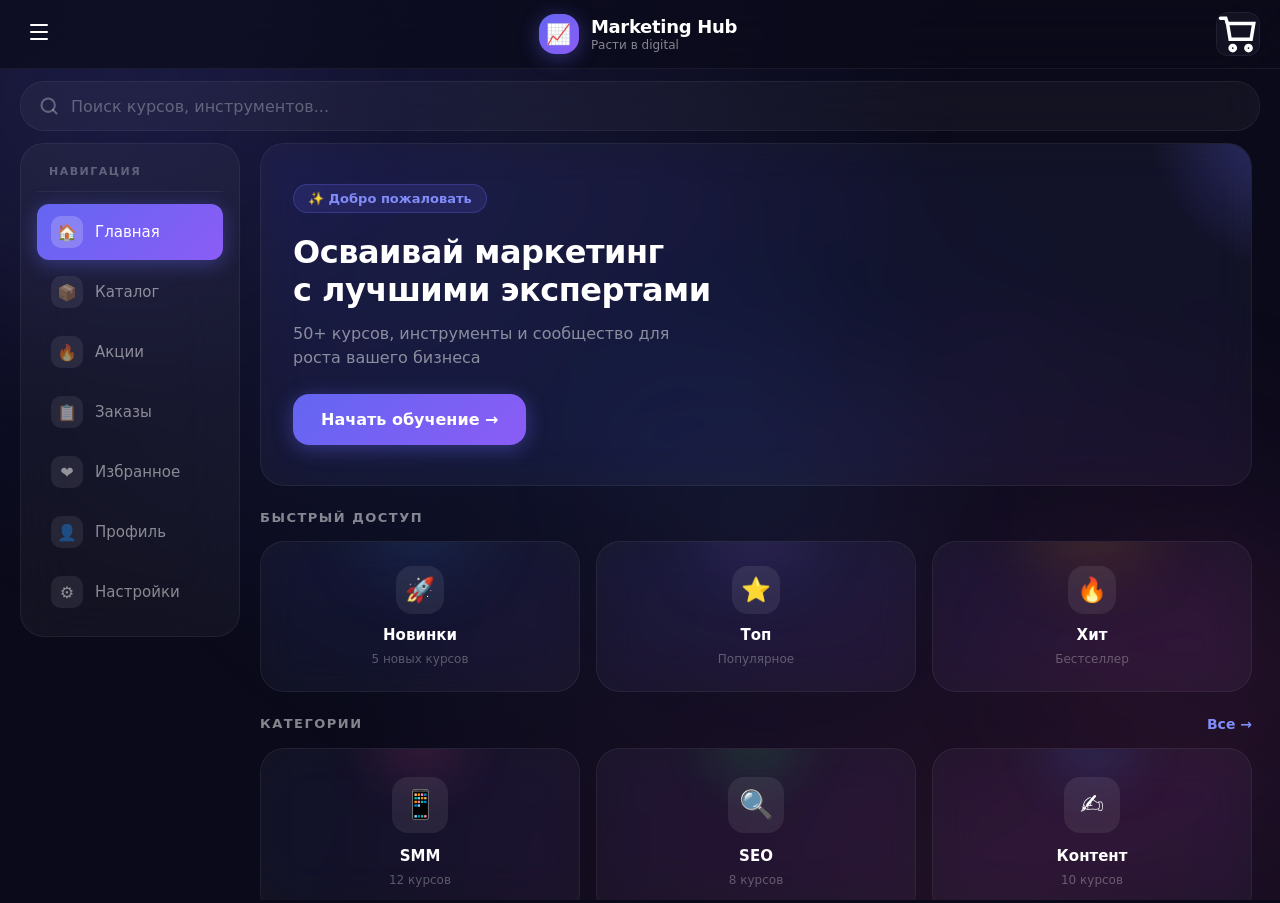
<file: index.html>
<!DOCTYPE html>
<html lang="ru">
<head>
    <meta charset="UTF-8">
    <meta name="viewport" content="width=device-width, initial-scale=1.0, user-scalable=no, viewport-fit=cover">
    <title>Marketing Hub</title>
    <script src="https://telegram.org/js/telegram-web-app.js"></script>
    <link rel="stylesheet" href="style.css">
</head>
<body>
    <!-- Animated background -->
    <div class="bg-gradient"></div>
    <div class="bg-orb orb-1"></div>
    <div class="bg-orb orb-2"></div>
    <div class="bg-orb orb-3"></div>

    <!-- Menu overlay -->
    <div class="menu-overlay" id="menuOverlay">
        <div class="menu-panel glass-panel">
            <button class="menu-close" id="menuClose">✕</button>
            <div class="menu-header">
                <div class="menu-logo">📈</div>
                <h2>Marketing Hub</h2>
                <p>Расти в digital</p>
            </div>
            <div class="menu-content">
                <div class="menu-section">
                    <h3>🎯 О платформе</h3>
                    <p>Marketing Hub — это экосистема для маркетологов, предпринимателей и всех, кто хочет масштабировать бизнес через digital-каналы.</p>
                </div>
                
                <div class="menu-section">
                    <h3>📚 Что внутри</h3>
                    <div class="menu-features">
                        <div class="m-feature">
                            <span class="mf-icon">🎓</span>
                            <div>
                                <strong>50+ курсов</strong>
                                <span>SMM, SEO, таргет, аналитика</span>
                            </div>
                        </div>
                        <div class="m-feature">
                            <span class="mf-icon">🛠️</span>
                            <div>
                                <strong>Инструменты</strong>
                                <span>Готовые шаблоны и чек-листы</span>
                            </div>
                        </div>
                        <div class="m-feature">
                            <span class="mf-icon">🤝</span>
                            <div>
                                <strong>Сообщество</strong>
                                <span>Чат с экспертами</span>
                            </div>
                        </div>
                        <div class="m-feature">
                            <span class="mf-icon">📊</span>
                            <div>
                                <strong>Аналитика</strong>
                                <span>KPI и отчёты</span>
                            </div>
                        </div>
                    </div>
                </div>

                <div class="menu-section">
                    <h3>📈 Наши цифры</h3>
                    <div class="stats-grid">
                        <div class="stat-item glass-mini">
                            <span class="stat-num">50K+</span>
                            <span class="stat-label">Студентов</span>
                        </div>
                        <div class="stat-item glass-mini">
                            <span class="stat-num">200+</span>
                            <span class="stat-label">Курсов</span>
                        </div>
                        <div class="stat-item glass-mini">
                            <span class="stat-num">98%</span>
                            <span class="stat-label">Успешных</span>
                        </div>
                    </div>
                </div>

                <div class="menu-section">
                    <h3>💡 Почему мы</h3>
                    <p>Каждый курс — это не теория, а готовые инструменты для роста вашего бизнеса от практикующих экспертов.</p>
                </div>
                
                <div class="menu-footer">
                    <p>© 2026 Marketing Hub</p>
                    <p>support@marketinghub.app</p>
                </div>
            </div>
        </div>
    </div>

    <!-- Cart overlay -->
    <div class="cart-overlay" id="cartOverlay">
        <div class="cart-panel glass-panel">
            <div class="cart-header">
                <h2>🛒 Корзина</h2>
                <button class="cart-close" id="cartClose">✕</button>
            </div>
            <div class="cart-items" id="cartItems">
                <div class="cart-empty">Корзина пуста</div>
            </div>
            <div class="cart-footer">
                <div class="cart-total">
                    <span>Итого:</span>
                    <span id="cartTotal">$0</span>
                </div>
                <button class="checkout-btn glass-btn primary" id="checkoutBtn">Оформить заказ</button>
            </div>
        </div>
    </div>

    <!-- Toast -->
    <div class="toast" id="toast"></div>

    <!-- Header -->
    <header class="glass-header">
        <div class="header-content">
            <button class="menu-btn" id="menuBtn">
                <span></span>
                <span></span>
                <span></span>
            </button>
            <div class="header-center">
                <div class="logo-circle">
                    <span>📈</span>
                </div>
                <div class="header-text">
                    <h1>Marketing Hub</h1>
                    <p>Расти в digital</p>
                </div>
            </div>
            <button class="cart-btn glass-icon-btn" id="cartBtn">
                <svg viewBox="0 0 24 24" fill="none" stroke="currentColor" stroke-width="2" stroke-linecap="round">
                    <path d="M6 6h15l-1.5 9h-12L6 6z"/>
                    <circle cx="9" cy="20" r="1.5"/>
                    <circle cx="18" cy="20" r="1.5"/>
                    <path d="M6 6L5 3H2"/>
                </svg>
                <span class="cart-badge" id="cartBadge">0</span>
            </button>
        </div>
    </header>

    <!-- Search -->
    <div class="search-wrapper">
        <div class="search-glass">
            <svg class="search-icon" viewBox="0 0 24 24" fill="none" stroke="currentColor" stroke-width="2.5" stroke-linecap="round">
                <circle cx="11" cy="11" r="8"/>
                <path d="m21 21-4.35-4.35"/>
            </svg>
            <input type="text" id="searchInput" placeholder="Поиск курсов, инструментов...">
            <button class="clear-btn" id="clearBtn">✕</button>
        </div>
    </div>

    <!-- Main Layout -->
    <div class="main-layout">
        <!-- Sidebar -->
        <nav class="sidebar-glass">
            <div class="sidebar-header">
                <span>Навигация</span>
            </div>
            <button class="nav-item active" data-tab="home">
                <div class="nav-icon-bg">🏠</div>
                <span>Главная</span>
            </button>
            <button class="nav-item" data-tab="catalog">
                <div class="nav-icon-bg">📦</div>
                <span>Каталог</span>
            </button>
            <button class="nav-item" data-tab="deals">
                <div class="nav-icon-bg">🔥</div>
                <span>Акции</span>
            </button>
            <button class="nav-item" data-tab="orders">
                <div class="nav-icon-bg">📋</div>
                <span>Заказы</span>
            </button>
            <button class="nav-item" data-tab="favorites">
                <div class="nav-icon-bg">❤️</div>
                <span>Избранное</span>
            </button>
            <button class="nav-item" data-tab="profile">
                <div class="nav-icon-bg">👤</div>
                <span>Профиль</span>
            </button>
            <button class="nav-item" data-tab="settings">
                <div class="nav-icon-bg">⚙️</div>
                <span>Настройки</span>
            </button>
        </nav>

        <!-- Content -->
        <main class="content-area">
            <!-- Home -->
            <div id="tab-home" class="tab-content active">
                <div class="welcome-card glass-card hero">
                    <div class="hero-glow"></div>
                    <div class="hero-badge">✨ Добро пожаловать</div>
                    <h2>Осваивай маркетинг<br>с лучшими экспертами</h2>
                    <p>50+ курсов, инструменты и сообщество для роста вашего бизнеса</p>
                    <button class="hero-btn glass-btn primary" onclick="router.navigateTo('catalog')">
                        Начать обучение →
                    </button>
                </div>
                
                <div class="section-header">
                    <h3 class="section-title">Быстрый доступ</h3>
                </div>
                <div class="cards-grid">
                    <div class="glass-card mini clickable" data-action="new">
                        <div class="mini-glow blue"></div>
                        <div class="card-icon-bg">🚀</div>
                        <span>Новинки</span>
                        <small>5 новых курсов</small>
                    </div>
                    <div class="glass-card mini clickable" data-action="top">
                        <div class="mini-glow purple"></div>
                        <div class="card-icon-bg">⭐</div>
                        <span>Топ</span>
                        <small>Популярное</small>
                    </div>
                    <div class="glass-card mini clickable" data-action="hit">
                        <div class="mini-glow orange"></div>
                        <div class="card-icon-bg">🔥</div>
                        <span>Хит</span>
                        <small>Бестселлер</small>
                    </div>
                </div>

                <div class="section-header">
                    <h3 class="section-title">Категории</h3>
                    <span class="section-link" onclick="router.navigateTo('catalog')">Все →</span>
                </div>
                <div class="category-grid">
                    <div class="category-card glass-card" data-cat="smm">
                        <div class="cat-glow pink"></div>
                        <div class="cat-icon-bg">📱</div>
                        <span>SMM</span>
                        <small>12 курсов</small>
                    </div>
                    <div class="category-card glass-card" data-cat="seo">
                        <div class="cat-glow green"></div>
                        <div class="cat-icon-bg">🔍</div>
                        <span>SEO</span>
                        <small>8 курсов</small>
                    </div>
                    <div class="category-card glass-card" data-cat="content">
                        <div class="cat-glow blue"></div>
                        <div class="cat-icon-bg">✍️</div>
                        <span>Контент</span>
                        <small>10 курсов</small>
                    </div>
                    <div class="category-card glass-card" data-cat="ads">
                        <div class="cat-glow red"></div>
                        <div class="cat-icon-bg">🎯</div>
                        <span>Реклама</span>
                        <small>15 курсов</small>
                    </div>
                    <div class="category-card glass-card" data-cat="analytics">
                        <div class="cat-glow purple"></div>
                        <div class="cat-icon-bg">📊</div>
                        <span>Аналитика</span>
                        <small>7 курсов</small>
                    </div>
                    <div class="category-card glass-card" data-cat="email">
                        <div class="cat-glow yellow"></div>
                        <div class="cat-icon-bg">📧</div>
                        <span>Email</span>
                        <small>6 курсов</small>
                    </div>
                </div>
            </div>

            <!-- Catalog -->
            <div id="tab-catalog" class="tab-content">
                <div class="section-header">
                    <h3 class="section-title">Все курсы</h3>
                    <span class="section-count" id="catalogCount">9 курсов</span>
                </div>
                <div class="items-list" id="catalogItems"></div>
            </div>

            <!-- Deals -->
            <div id="tab-deals" class="tab-content">
                <div class="section-header">
                    <h3 class="section-title">🔥 Горячие акции</h3>
                </div>
                <div class="deals-banner glass-card">
                    <div class="deal-glow"></div>
                    <div class="deal-badge">-50%</div>
                    <h3>Полный пакет<br>Digital Marketing</h3>
                    <p>Все курсы + инструменты + сертификат</p>
                    <div class="deal-price">
                        <span class="old">$199</span>
                        <span class="new">$99</span>
                    </div>
                    <button class="add-to-cart glass-btn primary" data-id="deal1" data-name="Полный пакет Digital Marketing" data-price="99">
                        В корзину
                    </button>
                </div>
                <div class="items-list" id="dealsItems"></div>
            </div>

            <!-- Orders -->
            <div id="tab-orders" class="tab-content">
                <div class="section-header">
                    <h3 class="section-title">📋 Мои заказы</h3>
                </div>
                <div class="orders-list" id="ordersList">
                    <div class="empty-state glass-card">
                        <div class="empty-icon">📋</div>
                        <h3>Пока нет заказов</h3>
                        <p>Сделай первый шаг к росту!</p>
                        <button class="glass-btn" onclick="router.navigateTo('catalog')">В каталог</button>
                    </div>
                </div>
            </div>

            <!-- Favorites -->
            <div id="tab-favorites" class="tab-content">
                <div class="section-header">
                    <h3 class="section-title">❤️ Избранное</h3>
                </div>
                <div class="items-list" id="favoritesItems">
                    <div class="empty-state glass-card">
                        <div class="empty-icon">❤️</div>
                        <h3>Пока пусто</h3>
                        <p>Добавляй курсы в избранное</p>
                    </div>
                </div>
            </div>

            <!-- Profile -->
            <div id="tab-profile" class="tab-content">
                <div class="profile-section" id="profileLogin">
                    <div class="glass-card login-card">
                        <div class="login-glow"></div>
                        <div class="login-icon">👤</div>
                        <h3>Вход в профиль</h3>
                        <p>Введите данные для входа или создайте новый аккаунт</p>
                        <div class="input-group">
                            <input type="text" id="loginUsername" placeholder="Никнейм">
                        </div>
                        <div class="input-group">
                            <input type="password" id="loginPassword" placeholder="Пароль">
                        </div>
                        <button class="glass-btn primary" id="loginBtn">Войти</button>
                        <button class="glass-btn secondary" id="registerBtn">Создать аккаунт</button>
                    </div>
                </div>

                <div class="profile-section hidden" id="profileView">
                    <div class="profile-card glass-card">
                        <div class="profile-glow"></div>
                        <div class="avatar-wrapper">
                            <div class="avatar" id="profileAvatar">👤</div>
                            <button class="avatar-edit glass-icon-btn" id="avatarEdit">📷</button>
                            <input type="file" id="avatarInput" accept="image/*" hidden>
                        </div>
                        <h3 id="profileName">Пользователь</h3>
                        <p id="profileUsername">@username</p>
                        <div class="profile-stats">
                            <div class="p-stat glass-mini">
                                <span id="statCourses">0</span>
                                <small>Курсов</small>
                            </div>
                            <div class="p-stat glass-mini">
                                <span id="statOrders">0</span>
                                <small>Заказов</small>
                            </div>
                            <div class="p-stat glass-mini">
                                <span id="statFav">0</span>
                                <small>Избранных</small>
                            </div>
                        </div>
                    </div>

                    <div class="glass-card edit-card">
                        <h4>✏️ Редактировать профиль</h4>
                        <div class="edit-field">
                            <label>Никнейм</label>
                            <input type="text" id="editNickname" placeholder="Новый никнейм">
                        </div>
                        <div class="edit-field">
                            <label>Имя</label>
                            <input type="text" id="editName" placeholder="Ваше имя">
                        </div>
                        <div class="edit-field">
                            <label>О себе</label>
                            <textarea id="editBio" placeholder="Расскажите о себе..."></textarea>
                        </div>
                        <button class="glass-btn primary" id="saveProfileBtn">💾 Сохранить</button>
                        <button class="glass-btn danger" id="logoutBtn">🚪 Выйти</button>
                    </div>
                </div>
            </div>

            <!-- Settings -->
            <div id="tab-settings" class="tab-content">
                <div class="section-header">
                    <h3 class="section-title">⚙️ Настройки</h3>
                </div>
                <div class="settings-list">
                    <div class="setting-item glass-card">
                        <div class="setting-info">
                            <div class="setting-icon-bg">🔔</div>
                            <div>
                                <h4>Уведомления</h4>
                                <p>Push и email уведомления</p>
                            </div>
                        </div>
                        <label class="toggle">
                            <input type="checkbox" checked>
                            <span class="toggle-slider"></span>
                        </label>
                    </div>
                    <div class="setting-item glass-card">
                        <div class="setting-info">
                            <div class="setting-icon-bg">🌙</div>
                            <div>
                                <h4>Тёмная тема</h4>
                                <p>Тёмный режим интерфейса</p>
                            </div>
                        </div>
                        <label class="toggle">
                            <input type="checkbox" checked disabled>
                            <span class="toggle-slider"></span>
                        </label>
                    </div>
                    <div class="setting-item glass-card">
                        <div class="setting-info">
                            <div class="setting-icon-bg">🌐</div>
                            <div>
                                <h4>Язык</h4>
                                <p>Русский</p>
                            </div>
                        </div>
                        <span class="setting-arrow">›</span>
                    </div>
                    <div class="setting-item glass-card">
                        <div class="setting-info">
                            <div class="setting-icon-bg">🔒</div>
                            <div>
                                <h4>Безопасность</h4>
                                <p>Смена пароля, 2FA</p>
                            </div>
                        </div>
                        <span class="setting-arrow">›</span>
                    </div>
                </div>
            </div>
        </main>
    </div>

    <!-- Mobile Nav -->
    <nav class="mobile-nav glass-panel">
        <button class="mob-item active" data-tab="home">
            <div class="mob-icon">🏠</div>
            <small>Главная</small>
        </button>
        <button class="mob-item" data-tab="catalog">
            <div class="mob-icon">📦</div>
            <small>Каталог</small>
        </button>
        <button class="mob-item" data-tab="deals">
            <div class="mob-icon">🔥</div>
            <small>Акции</small>
        </button>
        <button class="mob-item" data-tab="cart">
            <div class="mob-icon">🛒</div>
            <small>Корзина</small>
        </button>
        <button class="mob-item" data-tab="profile">
            <div class="mob-icon">👤</div>
            <small>Профиль</small>
        </button>
    </nav>

    <script src="app.js"></script>
    <script src="router.js"></script>
    <script src="search.js"></script>
    <script src="catalog.js"></script>
    <script src="cart.js"></script>
    <script src="profile.js"></script>
</body>
</html>
</file>
<file: style.css>
/* === RESET & BASE === */
* {
    margin: 0;
    padding: 0;
    box-sizing: border-box;
    -webkit-tap-highlight-color: transparent;
}

:root {
    --bg: #0a0a1a;
    --bg-secondary: #12122a;
    --surface: rgba(255, 255, 255, 0.04);
    --surface-hover: rgba(255, 255, 255, 0.08);
    --surface-active: rgba(255, 255, 255, 0.12);
    --border: rgba(255, 255, 255, 0.06);
    --border-hover: rgba(255, 255, 255, 0.12);
    --text: #ffffff;
    --text-secondary: rgba(255, 255, 255, 0.5);
    --text-tertiary: rgba(255, 255, 255, 0.3);
    --accent: #6366f1;
    --accent-light: #818cf8;
    --accent-glow: rgba(99, 102, 241, 0.4);
    --success: #22c55e;
    --danger: #ef4444;
    --warning: #f59e0b;
    --radius: 24px;
    --radius-lg: 32px;
    --radius-sm: 16px;
    --radius-xs: 12px;
    --shadow: 0 8px 32px rgba(0, 0, 0, 0.4);
    --shadow-glow: 0 0 40px rgba(99, 102, 241, 0.15);
}

html, body {
    height: 100%;
    overflow: hidden;
}

body {
    font-family: -apple-system, BlinkMacSystemFont, 'SF Pro Display', 'Segoe UI', system-ui, sans-serif;
    background: var(--bg);
    color: var(--text);
    position: relative;
    -webkit-font-smoothing: antialiased;
}

/* === ANIMATED BACKGROUND === */
.bg-gradient {
    position: fixed;
    inset: 0;
    background: 
        radial-gradient(ellipse at 20% 0%, rgba(99, 102, 241, 0.15) 0%, transparent 50%),
        radial-gradient(ellipse at 80% 100%, rgba(236, 72, 153, 0.1) 0%, transparent 50%),
        radial-gradient(ellipse at 50% 50%, rgba(59, 130, 246, 0.05) 0%, transparent 60%);
    pointer-events: none;
    z-index: 0;
}

.bg-orb {
    position: fixed;
    border-radius: 50%;
    filter: blur(80px);
    pointer-events: none;
    z-index: 0;
    animation: orbFloat 20s ease-in-out infinite;
}

.orb-1 {
    width: 400px;
    height: 400px;
    background: rgba(99, 102, 241, 0.08);
    top: -10%;
    left: -10%;
    animation-delay: 0s;
}

.orb-2 {
    width: 300px;
    height: 300px;
    background: rgba(236, 72, 153, 0.06);
    bottom: 10%;
    right: -5%;
    animation-delay: -7s;
}

.orb-3 {
    width: 250px;
    height: 250px;
    background: rgba(59, 130, 246, 0.06);
    top: 40%;
    left: 50%;
    animation-delay: -14s;
}

@keyframes orbFloat {
    0%, 100% { transform: translate(0, 0) scale(1); }
    33% { transform: translate(30px, -30px) scale(1.1); }
    66% { transform: translate(-20px, 20px) scale(0.9); }
}

/* === GLASS PANEL BASE === */
.glass-panel {
    background: rgba(18, 18, 42, 0.85);
    backdrop-filter: blur(40px) saturate(180%);
    -webkit-backdrop-filter: blur(40px) saturate(180%);
    border: 1px solid var(--border);
}

.glass-card {
    background: var(--surface);
    backdrop-filter: blur(20px) saturate(150%);
    -webkit-backdrop-filter: blur(20px) saturate(150%);
    border: 1px solid var(--border);
    border-radius: var(--radius);
    transition: all 0.3s cubic-bezier(0.4, 0, 0.2, 1);
}

.glass-card:hover {
    border-color: var(--border-hover);
    transform: translateY(-2px);
    box-shadow: var(--shadow);
}

.glass-mini {
    background: var(--surface);
    backdrop-filter: blur(10px);
    border: 1px solid var(--border);
    border-radius: var(--radius-sm);
}

.glass-btn {
    padding: 14px 24px;
    border-radius: var(--radius-sm);
    border: 1px solid var(--border);
    background: var(--surface);
    color: var(--text);
    font-size: 15px;
    font-weight: 600;
    cursor: pointer;
    transition: all 0.25s ease;
    font-family: inherit;
    display: inline-flex;
    align-items: center;
    justify-content: center;
    gap: 8px;
}

.glass-btn:hover {
    background: var(--surface-hover);
    border-color: var(--border-hover);
    transform: translateY(-1px);
}

.glass-btn.primary {
    background: linear-gradient(135deg, var(--accent), #8b5cf6);
    border: none;
    box-shadow: 0 4px 20px var(--accent-glow);
}

.glass-btn.primary:hover {
    transform: translateY(-2px);
    box-shadow: 0 8px 30px var(--accent-glow);
}

.glass-btn.secondary {
    background: var(--surface-hover);
    border: 1px solid var(--border);
}

.glass-btn.danger {
    background: rgba(239, 68, 68, 0.1);
    border: 1px solid rgba(239, 68, 68, 0.3);
    color: #fca5a5;
}

.glass-icon-btn {
    width: 44px;
    height: 44px;
    border-radius: var(--radius-xs);
    border: 1px solid var(--border);
    background: var(--surface);
    color: var(--text);
    cursor: pointer;
    display: flex;
    align-items: center;
    justify-content: center;
    transition: all 0.2s;
    backdrop-filter: blur(10px);
}

.glass-icon-btn:hover {
    background: var(--surface-hover);
    border-color: var(--border-hover);
}

/* === HEADER === */
.glass-header {
    position: relative;
    z-index: 10;
    padding: 12px 20px;
    background: rgba(10, 10, 26, 0.7);
    backdrop-filter: blur(30px);
    -webkit-backdrop-filter: blur(30px);
    border-bottom: 1px solid var(--border);
}

.header-content {
    display: flex;
    align-items: center;
    gap: 12px;
    max-width: 1400px;
    margin: 0 auto;
}

/* Menu button */
.menu-btn {
    width: 40px;
    height: 40px;
    background: none;
    border: none;
    cursor: pointer;
    display: flex;
    flex-direction: column;
    gap: 5px;
    padding: 10px;
    border-radius: var(--radius-xs);
    transition: background 0.2s;
}

.menu-btn:hover {
    background: var(--surface-hover);
}

.menu-btn span {
    display: block;
    width: 18px;
    height: 2px;
    background: var(--text);
    border-radius: 2px;
    transition: all 0.3s cubic-bezier(0.4, 0, 0.2, 1);
}

.menu-btn.active span:nth-child(1) {
    transform: rotate(45deg) translate(5px, 5px);
}

.menu-btn.active span:nth-child(2) {
    opacity: 0;
    transform: translateX(-10px);
}

.menu-btn.active span:nth-child(3) {
    transform: rotate(-45deg) translate(5px, -5px);
}

/* Header center */
.header-center {
    display: flex;
    align-items: center;
    gap: 12px;
    flex: 1;
    justify-content: center;
}

.logo-circle {
    width: 40px;
    height: 40px;
    border-radius: var(--radius-sm);
    background: linear-gradient(135deg, var(--accent), #8b5cf6);
    display: flex;
    align-items: center;
    justify-content: center;
    font-size: 20px;
    box-shadow: 0 4px 20px var(--accent-glow);
    flex-shrink: 0;
}

.header-text h1 {
    font-size: 18px;
    font-weight: 700;
    letter-spacing: -0.3px;
    line-height: 1.2;
}

.header-text p {
    font-size: 12px;
    color: var(--text-secondary);
    margin-top: 1px;
    font-weight: 500;
}

/* === SEARCH === */
.search-wrapper {
    position: relative;
    z-index: 10;
    padding: 12px 20px;
    max-width: 1400px;
    margin: 0 auto;
}

.search-glass {
    display: flex;
    align-items: center;
    gap: 12px;
    padding: 14px 18px;
    background: var(--surface);
    backdrop-filter: blur(20px);
    border: 1px solid var(--border);
    border-radius: var(--radius);
    transition: all 0.3s ease;
}

.search-glass:focus-within {
    border-color: var(--accent-light);
    box-shadow: 0 0 0 3px rgba(99, 102, 241, 0.15), 0 4px 20px rgba(99, 102, 241, 0.1);
}

.search-icon {
    width: 20px;
    height: 20px;
    color: var(--text-tertiary);
    flex-shrink: 0;
}

#searchInput {
    flex: 1;
    background: none;
    border: none;
    color: var(--text);
    font-size: 16px;
    outline: none;
    font-family: inherit;
}

#searchInput::placeholder {
    color: var(--text-tertiary);
}

.clear-btn {
    width: 24px;
    height: 24px;
    border-radius: 50%;
    border: none;
    background: var(--surface-hover);
    color: var(--text-secondary);
    font-size: 14px;
    cursor: pointer;
    display: none;
    align-items: center;
    justify-content: center;
    transition: all 0.2s;
}

.clear-btn.visible {
    display: flex;
}

.clear-btn:hover {
    background: rgba(255,255,255,0.15);
    color: var(--text);
}

/* === MAIN LAYOUT === */
.main-layout {
    display: flex;
    height: calc(100vh - 140px);
    position: relative;
    z-index: 5;
    padding: 0 20px;
    gap: 20px;
    max-width: 1400px;
    margin: 0 auto;
}

/* === SIDEBAR === */
.sidebar-glass {
    width: 220px;
    display: flex;
    flex-direction: column;
    gap: 4px;
    padding: 16px;
    background: var(--surface);
    backdrop-filter: blur(30px);
    border: 1px solid var(--border);
    border-radius: var(--radius);
    height: fit-content;
    position: sticky;
    top: 0;
}

.sidebar-header {
    padding: 0 12px 12px;
    margin-bottom: 8px;
    border-bottom: 1px solid var(--border);
}

.sidebar-header span {
    font-size: 11px;
    font-weight: 600;
    text-transform: uppercase;
    letter-spacing: 1.5px;
    color: var(--text-tertiary);
}

.nav-item {
    display: flex;
    align-items: center;
    gap: 12px;
    padding: 12px 14px;
    border: none;
    border-radius: var(--radius-xs);
    background: transparent;
    color: var(--text-secondary);
    font-size: 15px;
    font-weight: 500;
    cursor: pointer;
    transition: all 0.25s cubic-bezier(0.4, 0, 0.2, 1);
    position: relative;
    font-family: inherit;
}

.nav-item:hover {
    background: var(--surface-hover);
    color: var(--text);
}

.nav-item.active {
    background: linear-gradient(135deg, var(--accent), #8b5cf6);
    color: white;
    box-shadow: 0 4px 20px var(--accent-glow);
}

.nav-item.active .nav-icon-bg {
    background: rgba(255,255,255,0.2);
}

.nav-icon-bg {
    width: 32px;
    height: 32px;
    border-radius: 10px;
    background: var(--surface-hover);
    display: flex;
    align-items: center;
    justify-content: center;
    font-size: 16px;
    transition: all 0.25s;
}

/* === CONTENT === */
.content-area {
    flex: 1;
    overflow-y: auto;
    padding-bottom: 20px;
    padding-right: 8px;
}

.content-area::-webkit-scrollbar {
    width: 6px;
}

.content-area::-webkit-scrollbar-track {
    background: transparent;
}

.content-area::-webkit-scrollbar-thumb {
    background: var(--surface-hover);
    border-radius: 3px;
}

/* === TABS === */
.tab-content {
    display: none;
    animation: fadeIn 0.5s cubic-bezier(0.4, 0, 0.2, 1);
}

.tab-content.active {
    display: block;
}

@keyframes fadeIn {
    from { opacity: 0; transform: translateY(20px); }
    to { opacity: 1; transform: translateY(0); }
}

/* === SECTION HEADER === */
.section-header {
    display: flex;
    align-items: center;
    justify-content: space-between;
    margin-bottom: 16px;
    margin-top: 24px;
}

.section-header:first-child {
    margin-top: 0;
}

.section-title {
    font-size: 13px;
    font-weight: 700;
    text-transform: uppercase;
    letter-spacing: 1.5px;
    color: var(--text-secondary);
}

.section-link {
    font-size: 14px;
    color: var(--accent-light);
    cursor: pointer;
    font-weight: 600;
    transition: all 0.2s;
}

.section-link:hover {
    color: var(--text);
}

.section-count {
    font-size: 13px;
    color: var(--text-tertiary);
    font-weight: 500;
}

/* === HERO CARD === */
.welcome-card.hero {
    padding: 40px 32px;
    position: relative;
    overflow: hidden;
    margin-bottom: 8px;
}

.hero-glow {
    position: absolute;
    top: -50%;
    right: -20%;
    width: 300px;
    height: 300px;
    background: radial-gradient(circle, var(--accent-glow), transparent 70%);
    pointer-events: none;
}

.hero-badge {
    display: inline-block;
    padding: 6px 14px;
    background: rgba(99, 102, 241, 0.15);
    border: 1px solid rgba(99, 102, 241, 0.3);
    border-radius: 20px;
    font-size: 13px;
    font-weight: 600;
    color: var(--accent-light);
    margin-bottom: 20px;
    position: relative;
}

.welcome-card.hero h2 {
    font-size: 32px;
    font-weight: 800;
    line-height: 1.2;
    margin-bottom: 12px;
    letter-spacing: -0.5px;
    position: relative;
}

.welcome-card.hero p {
    color: var(--text-secondary);
    font-size: 16px;
    line-height: 1.5;
    margin-bottom: 24px;
    max-width: 400px;
    position: relative;
}

.hero-btn {
    position: relative;
    padding: 16px 28px;
    font-size: 16px;
}

/* === CARDS GRID === */
.cards-grid {
    display: grid;
    grid-template-columns: repeat(3, 1fr);
    gap: 16px;
}

.glass-card.mini {
    padding: 24px 16px;
    text-align: center;
    cursor: pointer;
    position: relative;
    overflow: hidden;
}

.mini-glow {
    position: absolute;
    top: -50%;
    left: 50%;
    transform: translateX(-50%);
    width: 100px;
    height: 100px;
    border-radius: 50%;
    filter: blur(40px);
    pointer-events: none;
    opacity: 0.5;
}

.mini-glow.blue { background: rgba(59, 130, 246, 0.4); }
.mini-glow.purple { background: rgba(139, 92, 246, 0.4); }
.mini-glow.orange { background: rgba(245, 158, 11, 0.4); }

.card-icon-bg {
    width: 48px;
    height: 48px;
    border-radius: var(--radius-sm);
    background: var(--surface-hover);
    display: flex;
    align-items: center;
    justify-content: center;
    font-size: 24px;
    margin: 0 auto 12px;
    position: relative;
}

.glass-card.mini span {
    display: block;
    font-size: 15px;
    font-weight: 600;
    margin-bottom: 4px;
    position: relative;
}

.glass-card.mini small {
    font-size: 12px;
    color: var(--text-tertiary);
    position: relative;
}

/* === CATEGORY GRID === */
.category-grid {
    display: grid;
    grid-template-columns: repeat(3, 1fr);
    gap: 16px;
}

.category-card {
    padding: 28px 20px;
    text-align: center;
    cursor: pointer;
    position: relative;
    overflow: hidden;
}

.cat-glow {
    position: absolute;
    top: -30%;
    left: 50%;
    transform: translateX(-50%);
    width: 80px;
    height: 80px;
    border-radius: 50%;
    filter: blur(30px);
    pointer-events: none;
    opacity: 0.4;
}

.cat-glow.pink { background: rgba(236, 72, 153, 0.5); }
.cat-glow.green { background: rgba(34, 197, 94, 0.5); }
.cat-glow.blue { background: rgba(59, 130, 246, 0.5); }
.cat-glow.red { background: rgba(239, 68, 68, 0.5); }
.cat-glow.purple { background: rgba(139, 92, 246, 0.5); }
.cat-glow.yellow { background: rgba(245, 158, 11, 0.5); }

.cat-icon-bg {
    width: 56px;
    height: 56px;
    border-radius: var(--radius-sm);
    background: var(--surface-hover);
    display: flex;
    align-items: center;
    justify-content: center;
    font-size: 28px;
    margin: 0 auto 14px;
    position: relative;
}

.category-card span {
    display: block;
    font-size: 15px;
    font-weight: 600;
    margin-bottom: 4px;
    position: relative;
}

.category-card small {
    font-size: 12px;
    color: var(--text-tertiary);
    position: relative;
}

/* === ITEMS LIST === */
.items-list {
    display: flex;
    flex-direction: column;
    gap: 12px;
}

.glass-card.item {
    display: flex;
    align-items: center;
    gap: 16px;
    padding: 20px;
    cursor: pointer;
}

.item-image {
    width: 56px;
    height: 56px;
    border-radius: var(--radius-sm);
    background: linear-gradient(135deg, var(--accent), #8b5cf6);
    display: flex;
    align-items: center;
    justify-content: center;
    font-size: 28px;
    flex-shrink: 0;
    box-shadow: 0 4px 15px var(--accent-glow);
}

.item-info {
    flex: 1;
    min-width: 0;
}

.item-info h3 {
    font-size: 16px;
    font-weight: 600;
    margin-bottom: 4px;
    display: flex;
    align-items: center;
    gap: 8px;
    flex-wrap: wrap;
}

.item-badge {
    display: inline-block;
    padding: 2px 8px;
    background: rgba(99, 102, 241, 0.15);
    border: 1px solid rgba(99, 102, 241, 0.3);
    border-radius: 6px;
    font-size: 11px;
    font-weight: 600;
    color: var(--accent-light);
}

.item-info p {
    font-size: 14px;
    color: var(--text-secondary);
    line-height: 1.4;
}

.item-price {
    font-size: 18px;
    font-weight: 700;
    color: var(--accent-light);
    flex-shrink: 0;
}

.item-actions {
    display: flex;
    gap: 8px;
    margin-top: 12px;
    width: 100%;
}

.item-btn {
    flex: 1;
    padding: 10px 16px;
    border-radius: var(--radius-xs);
    border: none;
    font-size: 14px;
    font-weight: 600;
    cursor: pointer;
    transition: all 0.2s;
    display: flex;
    align-items: center;
    justify-content: center;
    gap: 6px;
    font-family: inherit;
}

.btn-cart {
    background: linear-gradient(135deg, var(--accent), #8b5cf6);
    color: white;
    box-shadow: 0 4px 15px var(--accent-glow);
}

.btn-cart:hover {
    transform: translateY(-1px);
    box-shadow: 0 6px 20px var(--accent-glow);
}

.btn-fav {
    background: var(--surface-hover);
    color: var(--text-secondary);
    border: 1px solid var(--border);
    width: auto;
    flex: 0 0 44px;
}

.btn-fav:hover {
    background: rgba(239, 68, 68, 0.1);
    border-color: rgba(239, 68, 68, 0.3);
    color: #fca5a5;
}

.btn-fav.active {
    background: rgba(239, 68, 68, 0.15);
    border-color: rgba(239, 68, 68, 0.4);
    color: #ef4444;
}

/* === DEALS === */
.deals-banner {
    padding: 32px;
    margin-bottom: 20px;
    position: relative;
    overflow: hidden;
}

.deal-glow {
    position: absolute;
    top: -50%;
    right: -20%;
    width: 250px;
    height: 250px;
    background: radial-gradient(circle, rgba(239, 68, 68, 0.2), transparent);
    pointer-events: none;
}

.deal-badge {
    display: inline-block;
    padding: 6px 14px;
    background: rgba(239, 68, 68, 0.2);
    border: 1px solid rgba(239, 68, 68, 0.4);
    border-radius: 20px;
    font-size: 13px;
    font-weight: 700;
    color: #fca5a5;
    margin-bottom: 16px;
    position: relative;
}

.deals-banner h3 {
    font-size: 24px;
    font-weight: 700;
    margin-bottom: 8px;
    line-height: 1.3;
    position: relative;
}

.deals-banner p {
    color: var(--text-secondary);
    margin-bottom: 20px;
    font-size: 15px;
    position: relative;
}

.deal-price {
    display: flex;
    align-items: center;
    gap: 12px;
    margin-bottom: 20px;
    position: relative;
}

.deal-price .old {
    font-size: 20px;
    text-decoration: line-through;
    color: var(--text-tertiary);
}

.deal-price .new {
    font-size: 36px;
    font-weight: 800;
    color: var(--success);
    letter-spacing: -1px;
}

.add-to-cart {
    position: relative;
    padding: 14px 28px;
}

/* === EMPTY STATE === */
.empty-state {
    text-align: center;
    padding: 60px 40px;
}

.empty-state.glass-card {
    border-style: dashed;
}

.empty-icon {
    font-size: 64px;
    margin-bottom: 20px;
    opacity: 0.5;
}

.empty-state h3 {
    font-size: 20px;
    font-weight: 700;
    margin-bottom: 8px;
}

.empty-state p {
    color: var(--text-secondary);
    font-size: 15px;
    margin-bottom: 24px;
}

/* === ORDERS === */
.orders-list {
    display: flex;
    flex-direction: column;
    gap: 12px;
}

.order-card {
    padding: 20px;
}

.order-header {
    display: flex;
    justify-content: space-between;
    align-items: center;
    margin-bottom: 12px;
}

.order-id {
    font-size: 14px;
    font-weight: 600;
    color: var(--accent-light);
}

.order-status {
    padding: 4px 12px;
    border-radius: 20px;
    font-size: 12px;
    font-weight: 600;
}

.status-completed {
    background: rgba(34, 197, 94, 0.15);
    border: 1px solid rgba(34, 197, 94, 0.3);
    color: #86efac;
}

.order-items {
    color: var(--text-secondary);
    font-size: 14px;
    margin-bottom: 12px;
    line-height: 1.5;
}

.order-total {
    font-size: 18px;
    font-weight: 700;
    text-align: right;
    color: var(--accent-light);
}

/* === PROFILE === */
.hidden {
    display: none !important;
}

.login-card {
    text-align: center;
    padding: 48px 32px;
    max-width: 420px;
    margin: 0 auto;
    position: relative;
    overflow: hidden;
}

.login-glow {
    position: absolute;
    top: -50%;
    left: 50%;
    transform: translateX(-50%);
    width: 200px;
    height: 200px;
    background: radial-gradient(circle, var(--accent-glow), transparent);
    pointer-events: none;
}

.login-icon {
    font-size: 72px;
    margin-bottom: 24px;
    position: relative;
}

.login-card h3 {
    font-size: 24px;
    font-weight: 700;
    margin-bottom: 8px;
    position: relative;
}

.login-card > p {
    color: var(--text-secondary);
    margin-bottom: 32px;
    font-size: 15px;
    position: relative;
}

.input-group {
    margin-bottom: 16px;
    position: relative;
}

.input-group input {
    width: 100%;
    padding: 14px 18px;
    border-radius: var(--radius-sm);
    border: 1px solid var(--border);
    background: var(--surface);
    color: var(--text);
    font-size: 16px;
    outline: none;
    font-family: inherit;
    transition: all 0.2s;
}

.input-group input:focus {
    border-color: var(--accent-light);
    box-shadow: 0 0 0 3px rgba(99, 102, 241, 0.15);
}

.input-group input::placeholder {
    color: var(--text-tertiary);
}

.login-card .glass-btn {
    width: 100%;
    margin-bottom: 12px;
}

.profile-card {
    text-align: center;
    padding: 40px 32px;
    position: relative;
    overflow: hidden;
}

.profile-glow {
    position: absolute;
    top: -30%;
    left: 50%;
    transform: translateX(-50%);
    width: 250px;
    height: 250px;
    background: radial-gradient(circle, var(--accent-glow), transparent);
    pointer-events: none;
}

.avatar-wrapper {
    position: relative;
    display: inline-block;
    margin-bottom: 20px;
}

.avatar {
    width: 100px;
    height: 100px;
    border-radius: 50%;
    background: linear-gradient(135deg, var(--accent), #8b5cf6);
    display: flex;
    align-items: center;
    justify-content: center;
    font-size: 48px;
    box-shadow: 0 8px 30px var(--accent-glow);
    overflow: hidden;
    position: relative;
}

.avatar img {
    width: 100%;
    height: 100%;
    object-fit: cover;
}

.avatar-edit {
    position: absolute;
    bottom: 0;
    right: 0;
    width: 36px;
    height: 36px;
    border-radius: 50%;
    border: 3px solid var(--bg);
    background: var(--accent);
    color: white;
    font-size: 14px;
    cursor: pointer;
    display: flex;
    align-items: center;
    justify-content: center;
    transition: all 0.2s;
}

.avatar-edit:hover {
    transform: scale(1.1);
    box-shadow: 0 4px 15px var(--accent-glow);
}

.profile-card h3 {
    font-size: 22px;
    font-weight: 700;
    margin-bottom: 4px;
    position: relative;
}

.profile-card > p {
    color: var(--text-secondary);
    font-size: 15px;
    margin-bottom: 24px;
    position: relative;
}

.profile-stats {
    display: flex;
    justify-content: center;
    gap: 16px;
    margin-top: 24px;
    position: relative;
}

.p-stat {
    padding: 16px 24px;
    text-align: center;
}

.p-stat span {
    display: block;
    font-size: 28px;
    font-weight: 800;
    color: var(--accent-light);
    margin-bottom: 4px;
}

.p-stat small {
    color: var(--text-tertiary);
    font-size: 12px;
    font-weight: 500;
    text-transform: uppercase;
    letter-spacing: 0.5px;
}

.edit-card {
    margin-top: 20px;
    padding: 32px;
}

.edit-card h4 {
    margin-bottom: 24px;
    font-size: 18px;
    font-weight: 700;
    display: flex;
    align-items: center;
    gap: 8px;
}

.edit-field {
    margin-bottom: 20px;
}

.edit-field label {
    display: block;
    font-size: 12px;
    font-weight: 600;
    color: var(--text-tertiary);
    margin-bottom: 8px;
    text-transform: uppercase;
    letter-spacing: 0.5px;
}

.edit-field input, .edit-field textarea {
    width: 100%;
    padding: 14px 18px;
    border-radius: var(--radius-sm);
    border: 1px solid var(--border);
    background: var(--surface);
    color: var(--text);
    font-size: 15px;
    outline: none;
    font-family: inherit;
    transition: all 0.2s;
}

.edit-field input:focus, .edit-field textarea:focus {
    border-color: var(--accent-light);
    box-shadow: 0 0 0 3px rgba(99, 102, 241, 0.15);
}

.edit-field textarea {
    min-height: 100px;
    resize: vertical;
    line-height: 1.5;
}

.edit-card .glass-btn {
    width: 100%;
    margin-bottom: 12px;
}

/* === SETTINGS === */
.settings-list {
    display: flex;
    flex-direction: column;
    gap: 12px;
}

.setting-item {
    display: flex;
    align-items: center;
    justify-content: space-between;
    padding: 20px;
    cursor: pointer;
    transition: all 0.2s;
}

.setting-item:hover {
    border-color: var(--border-hover);
}

.setting-info {
    display: flex;
    align-items: center;
    gap: 16px;
}

.setting-icon-bg {
    width: 44px;
    height: 44px;
    border-radius: var(--radius-xs);
    background: var(--surface-hover);
    display: flex;
    align-items: center;
    justify-content: center;
    font-size: 22px;
    flex-shrink: 0;
}

.setting-info h4 {
    font-size: 16px;
    font-weight: 600;
    margin-bottom: 2px;
}

.setting-info p {
    font-size: 13px;
    color: var(--text-secondary);
}

.toggle {
    position: relative;
    width: 52px;
    height: 30px;
    flex-shrink: 0;
}

.toggle input {
    opacity: 0;
    width: 0;
    height: 0;
}

.toggle-slider {
    position: absolute;
    cursor: pointer;
    inset: 0;
    background: var(--surface-hover);
    border-radius: 30px;
    transition: 0.3s;
    border: 1px solid var(--border);
}

.toggle-slider::before {
    content: '';
    position: absolute;
    height: 24px;
    width: 24px;
    left: 2px;
    bottom: 2px;
    background: white;
    border-radius: 50%;
    transition: 0.3s cubic-bezier(0.4, 0, 0.2, 1);
    box-shadow: 0 2px 8px rgba(0,0,0,0.3);
}

.toggle input:checked + .toggle-slider {
    background: var(--accent);
    border-color: var(--accent);
}

.toggle input:checked + .toggle-slider::before {
    transform: translateX(22px);
}

.toggle input:disabled + .toggle-slider {
    opacity: 0.5;
    cursor: not-allowed;
}

.setting-arrow {
    font-size: 22px;
    color: var(--text-tertiary);
    font-weight: 300;
}

/* === MENU === */
.menu-overlay {
    position: fixed;
    inset: 0;
    background: rgba(0,0,0,0.5);
    backdrop-filter: blur(10px);
    z-index: 1000;
    display: none;
    align-items: flex-start;
    justify-content: flex-start;
}

.menu-overlay.active {
    display: flex;
}

.menu-panel {
    width: 360px;
    max-width: 85%;
    height: 100%;
    padding: 0;
    overflow-y: auto;
    animation: slideIn 0.4s cubic-bezier(0.4, 0, 0.2, 1);
}

@keyframes slideIn {
    from { transform: translateX(-100%); opacity: 0.8; }
    to { transform: translateX(0); opacity: 1; }
}

.menu-close {
    position: absolute;
    top: 16px;
    right: 16px;
    width: 36px;
    height: 36px;
    border-radius: 50%;
    border: none;
    background: var(--surface-hover);
    color: var(--text);
    font-size: 16px;
    cursor: pointer;
    z-index: 10;
    display: flex;
    align-items: center;
    justify-content: center;
    transition: all 0.2s;
}

.menu-close:hover {
    background: rgba(255,255,255,0.15);
}

.menu-header {
    padding: 40px 24px 24px;
    text-align: center;
    border-bottom: 1px solid var(--border);
}

.menu-logo {
    width: 64px;
    height: 64px;
    border-radius: var(--radius);
    background: linear-gradient(135deg, var(--accent), #8b5cf6);
    display: flex;
    align-items: center;
    justify-content: center;
    font-size: 32px;
    margin: 0 auto 16px;
    box-shadow: 0 8px 30px var(--accent-glow);
}

.menu-header h2 {
    font-size: 22px;
    font-weight: 700;
    margin-bottom: 4px;
}

.menu-header p {
    color: var(--text-secondary);
    font-size: 14px;
}

.menu-content {
    padding: 24px;
}

.menu-section {
    margin-bottom: 28px;
}

.menu-section h3 {
    font-size: 14px;
    font-weight: 700;
    text-transform: uppercase;
    letter-spacing: 1px;
    color: var(--accent-light);
    margin-bottom: 14px;
}

.menu-section > p {
    font-size: 14px;
    color: var(--text-secondary);
    line-height: 1.6;
}

.menu-features {
    display: flex;
    flex-direction: column;
    gap: 12px;
}

.m-feature {
    display: flex;
    align-items: center;
    gap: 14px;
    padding: 14px;
    background: var(--surface);
    border-radius: var(--radius-sm);
    border: 1px solid var(--border);
}

.mf-icon {
    width: 40px;
    height: 40px;
    border-radius: 10px;
    background: var(--surface-hover);
    display: flex;
    align-items: center;
    justify-content: center;
    font-size: 20px;
    flex-shrink: 0;
}

.m-feature div {
    display: flex;
    flex-direction: column;
}

.m-feature strong {
    font-size: 14px;
    font-weight: 600;
    margin-bottom: 2px;
}

.m-feature span {
    font-size: 13px;
    color: var(--text-secondary);
}

.stats-grid {
    display: grid;
    grid-template-columns: repeat(3, 1fr);
    gap: 12px;
}

.stat-item {
    text-align: center;
    padding: 16px 12px;
}

.stat-num {
    display: block;
    font-size: 22px;
    font-weight: 800;
    color: var(--accent-light);
    margin-bottom: 4px;
}

.stat-label {
    font-size: 12px;
    color: var(--text-secondary);
    font-weight: 500;
}

.menu-footer {
    margin-top: 32px;
    padding-top: 20px;
    border-top: 1px solid var(--border);
    text-align: center;
    color: var(--text-tertiary);
    font-size: 13px;
    line-height: 1.6;
}

/* === CART === */
.cart-overlay {
    position: fixed;
    inset: 0;
    background: rgba(0,0,0,0.5);
    backdrop-filter: blur(10px);
    z-index: 1000;
    display: none;
    align-items: flex-end;
    justify-content: center;
}

.cart-overlay.active {
    display: flex;
}

.cart-panel {
    width: 100%;
    max-width: 520px;
    max-height: 80vh;
    border-radius: var(--radius-lg) var(--radius-lg) 0 0;
    border-bottom: none;
    padding: 24px;
    animation: slideUp 0.4s cubic-bezier(0.4, 0, 0.2, 1);
}

@keyframes slideUp {
    from { transform: translateY(100%); }
    to { transform: translateY(0); }
}

.cart-header {
    display: flex;
    justify-content: space-between;
    align-items: center;
    margin-bottom: 24px;
}

.cart-header h2 {
    font-size: 22px;
    font-weight: 700;
}

.cart-close {
    width: 36px;
    height: 36px;
    border-radius: 50%;
    border: none;
    background: var(--surface-hover);
    color: var(--text);
    font-size: 16px;
    cursor: pointer;
    display: flex;
    align-items: center;
    justify-content: center;
    transition: all 0.2s;
}

.cart-close:hover {
    background: rgba(255,255,255,0.15);
}

.cart-items {
    max-height: 50vh;
    overflow-y: auto;
    display: flex;
    flex-direction: column;
    gap: 12px;
    padding-right: 4px;
}

.cart-items::-webkit-scrollbar {
    width: 4px;
}

.cart-items::-webkit-scrollbar-thumb {
    background: var(--surface-hover);
    border-radius: 2px;
}

.cart-item {
    display: flex;
    align-items: center;
    gap: 14px;
    padding: 14px;
    background: var(--surface);
    border-radius: var(--radius-sm);
    border: 1px solid var(--border);
}

.cart-item-img {
    width: 48px;
    height: 48px;
    border-radius: 10px;
    background: linear-gradient(135deg, var(--accent), #8b5cf6);
    display: flex;
    align-items: center;
    justify-content: center;
    font-size: 24px;
    flex-shrink: 0;
}

.cart-item-info {
    flex: 1;
    min-width: 0;
}

.cart-item-info h4 {
    font-size: 14px;
    font-weight: 600;
    margin-bottom: 2px;
    white-space: nowrap;
    overflow: hidden;
    text-overflow: ellipsis;
}

.cart-item-info p {
    font-size: 13px;
    color: var(--accent-light);
    font-weight: 600;
}

.cart-item-qty {
    display: flex;
    align-items: center;
    gap: 10px;
}

.qty-btn {
    width: 30px;
    height: 30px;
    border-radius: 8px;
    border: 1px solid var(--border);
    background: var(--surface);
    color: var(--text);
    font-size: 16px;
    cursor: pointer;
    display: flex;
    align-items: center;
    justify-content: center;
    transition: all 0.2s;
    font-family: inherit;
}

.qty-btn:hover {
    background: var(--surface-hover);
    border-color: var(--border-hover);
}

.cart-item-remove {
    width: 30px;
    height: 30px;
    border-radius: 8px;
    border: none;
    background: rgba(239, 68, 68, 0.1);
    color: #fca5a5;
    font-size: 14px;
    cursor: pointer;
    display: flex;
    align-items: center;
    justify-content: center;
    transition: all 0.2s;
}

.cart-item-remove:hover {
    background: rgba(239, 68, 68, 0.2);
}

.cart-empty {
    text-align: center;
    padding: 48px 20px;
    color: var(--text-secondary);
    font-size: 15px;
}

.cart-footer {
    margin-top: 20px;
    padding-top: 20px;
    border-top: 1px solid var(--border);
}

.cart-total {
    display: flex;
    justify-content: space-between;
    align-items: center;
    font-size: 18px;
    font-weight: 700;
    margin-bottom: 20px;
}

#cartTotal {
    font-size: 24px;
    color: var(--accent-light);
}

.checkout-btn {
    width: 100%;
    padding: 16px;
    font-size: 16px;
}

/* === TOAST === */
.toast {
    position: fixed;
    bottom: 100px;
    left: 50%;
    transform: translateX(-50%) translateY(100px);
    padding: 14px 28px;
    background: var(--surface);
    backdrop-filter: blur(30px);
    border: 1px solid var(--border);
    border-radius: var(--radius-sm);
    color: var(--text);
    font-size: 14px;
    font-weight: 600;
    z-index: 2000;
    opacity: 0;
    transition: all 0.4s cubic-bezier(0.4, 0, 0.2, 1);
    pointer-events: none;
    box-shadow: var(--shadow);
}

.toast.show {
    transform: translateX(-50%) translateY(0);
    opacity: 1;
}

/* === MOBILE NAV === */
.mobile-nav {
    position: fixed;
    bottom: 0;
    left: 0;
    right: 0;
    padding: 8px 20px calc(8px + env(safe-area-inset-bottom));
    z-index: 100;
    display: none;
    justify-content: space-around;
    border-radius: var(--radius-lg) var(--radius-lg) 0 0;
    border-bottom: none;
}

.mob-item {
    display: flex;
    flex-direction: column;
    align-items: center;
    gap: 4px;
    padding: 8px 12px;
    border: none;
    background: none;
    color: var(--text-secondary);
    font-size: 12px;
    cursor: pointer;
    transition: all 0.25s ease;
    border-radius: 12px;
    font-family: inherit;
}

.mob-item .mob-icon {
    font-size: 22px;
    transition: all 0.25s;
}

.mob-item small {
    font-size: 11px;
    font-weight: 500;
    transition: all 0.25s;
}

.mob-item.active {
    color: var(--accent-light);
}

.mob-item.active .mob-icon {
    transform: translateY(-2px);
}

/* === ADAPTIVE === */
@media (max-width: 900px) {
    .sidebar-glass {
        display: none;
    }
    
    .mobile-nav {
        display: flex;
    }
    
    .main-layout {
        padding: 0 16px;
        height: calc(100vh - 200px);
        padding-bottom: 80px;
    }
    
    .cards-grid {
        grid-template-columns: repeat(3, 1fr);
    }
    
    .category-grid {
        grid-template-columns: repeat(2, 1fr);
    }
    
    .glass-header {
        padding: 12px 16px;
    }
    
    .search-wrapper {
        padding: 10px 16px;
    }
    
    .welcome-card.hero h2 {
        font-size: 24px;
    }
}

@media (max-width: 600px) {
    .cards-grid {
        grid-template-columns: repeat(3, 1fr);
        gap: 10px;
    }
    
    .glass-card.mini {
        padding: 16px 8px;
    }
    
    .card-icon-bg {
        width: 40px;
        height: 40px;
        font-size: 20px;
    }
    
    .category-grid {
        grid-template-columns: repeat(2, 1fr);
        gap: 10px;
    }
    
    .category-card {
        padding: 20px 12px;
    }
    
    .cat-icon-bg {
        width: 44px;
        height: 44px;
        font-size: 22px;
    }
    
    .glass-card.item {
        flex-wrap: wrap;
        padding: 16px;
    }
    
    .item-actions {
        width: 100%;
        margin-top: 12px;
    }
    
    .cart-panel {
        max-width: 100%;
        border-radius: var(--radius) var(--radius) 0 0;
    }
    
    .menu-panel {
        width: 100%;
        max-width: 100%;
    }
}

@media (max-width: 400px) {
    .cards-grid {
        grid-template-columns: repeat(3, 1fr);
        gap: 8px;
    }
    
    .glass-card.mini span {
        font-size: 13px;
    }
    
    .glass-card.mini small {
        display: none;
    }
}
</file>
